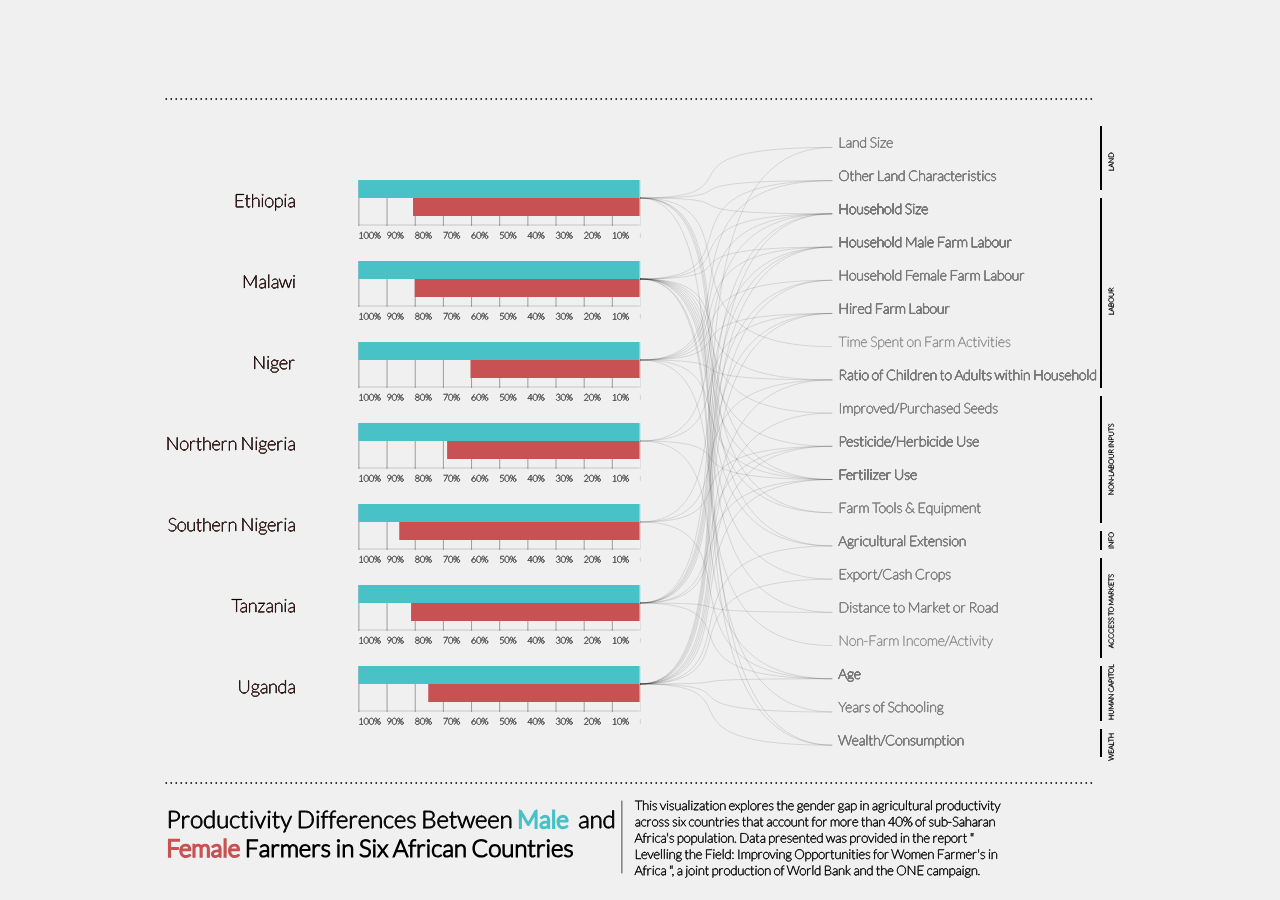
<file: FarmSankey/index.html>
<!DOCTYPE html>
<html>
  <head>
    <meta charset="UTF-8">
    <title>FarmSankey</title>
    <script src="libraries/p5.js" type="text/javascript"></script>

    <script src="libraries/p5.dom.js" type="text/javascript"></script>
    <script src="libraries/p5.sound.js" type="text/javascript"></script>

    <script src="sketch.js" type="text/javascript"></script>

    <style> body {padding: 0; margin: 0;} canvas {vertical-align: top;} </style>
  </head>
  <body>
    <!--<h1>Productivity Differences Between <b>Male</b> and <b>Female</b> Farmers in Six African Countries </h1>-->
  </body>
</html>
</file>
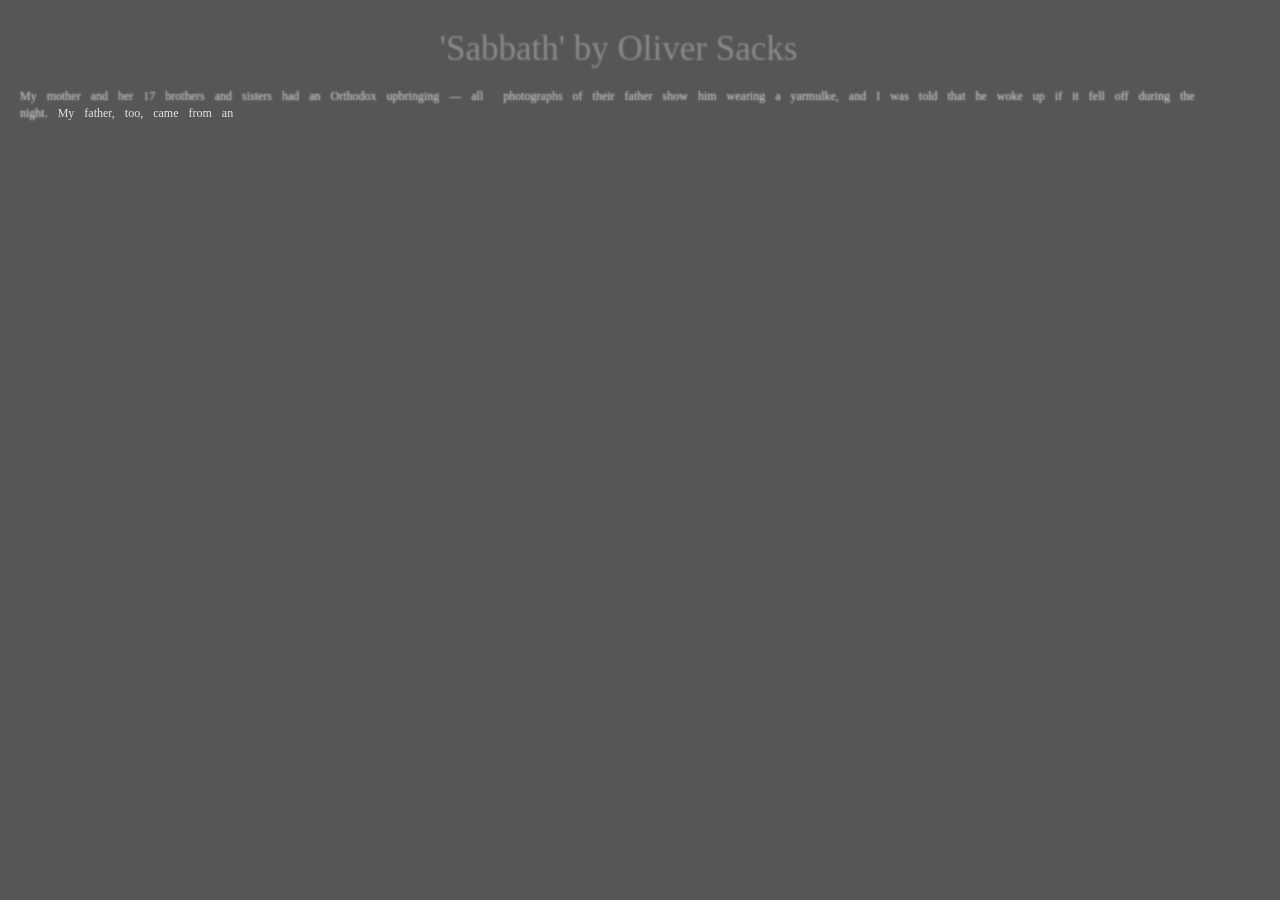
<file: OliverSacks/index.html>
<!DOCTYPE html>
<html>
  <head>
    <meta charset="UTF-8">
    <title>sackEXP2</title>
    <script src="libraries/p5.js" type="text/javascript"></script>

    <script src="libraries/p5.dom.js" type="text/javascript"></script>
    <script src="libraries/p5.sound.js" type="text/javascript"></script>

    <script src="sketch.js" type="text/javascript"></script>

    <style> body {padding: 0; margin: 0;} canvas {vertical-align: top;} </style>
  </head>
  <body>
  </body>
</html>
</file>
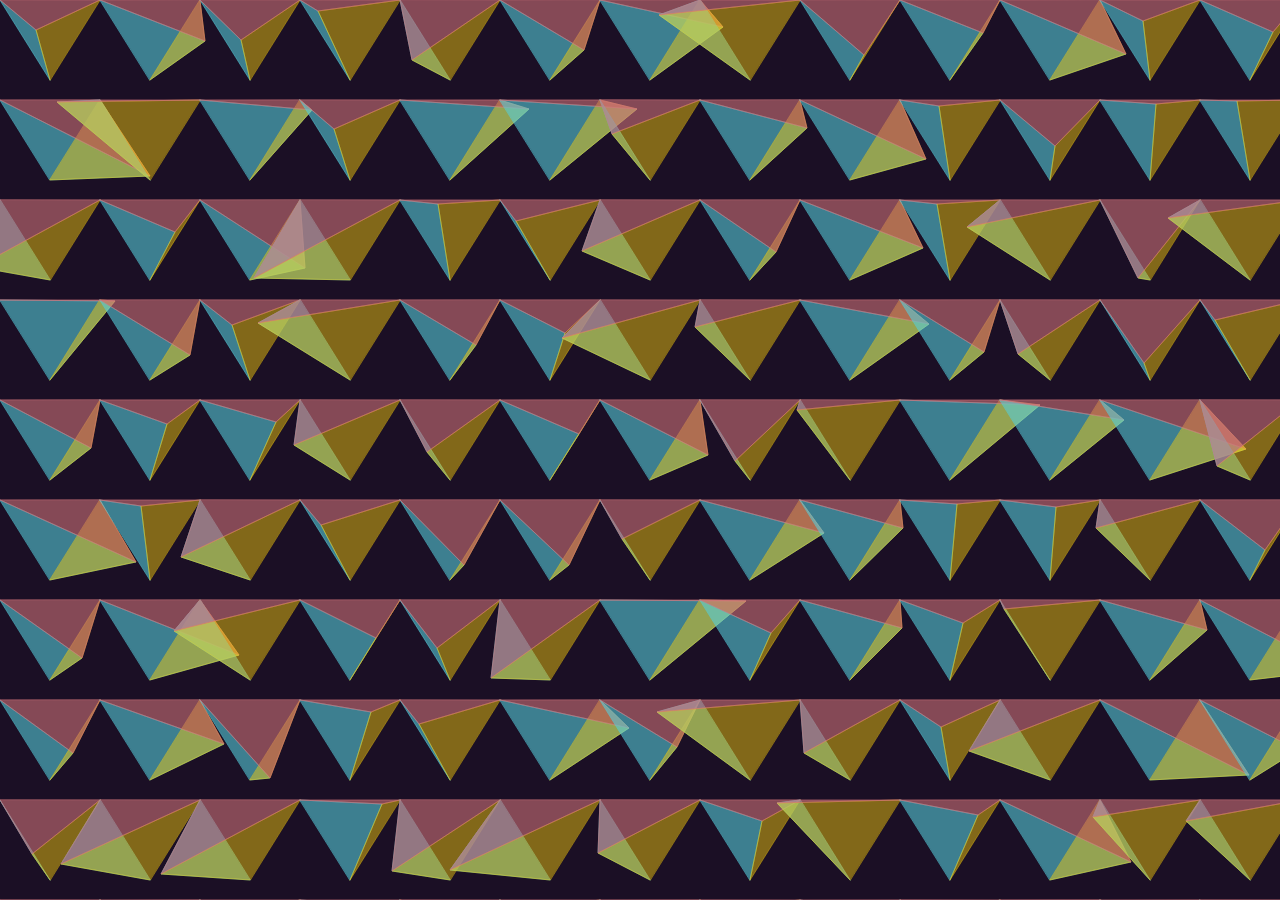
<file: play/index.html>
<!DOCTYPE html>
<html>
  <head>
    <meta charset="UTF-8">
    <title>play</title>
    <script src="libraries/p5.js" type="text/javascript"></script>

    <script src="libraries/p5.dom.js" type="text/javascript"></script>
    <script src="libraries/p5.sound.js" type="text/javascript"></script>

    <script src="sketch.js" type="text/javascript"></script>

    <style> body {padding: 0; margin: 0;} canvas {vertical-align: top;} </style>
  </head>
  <body>
  </body>
</html>
</file>
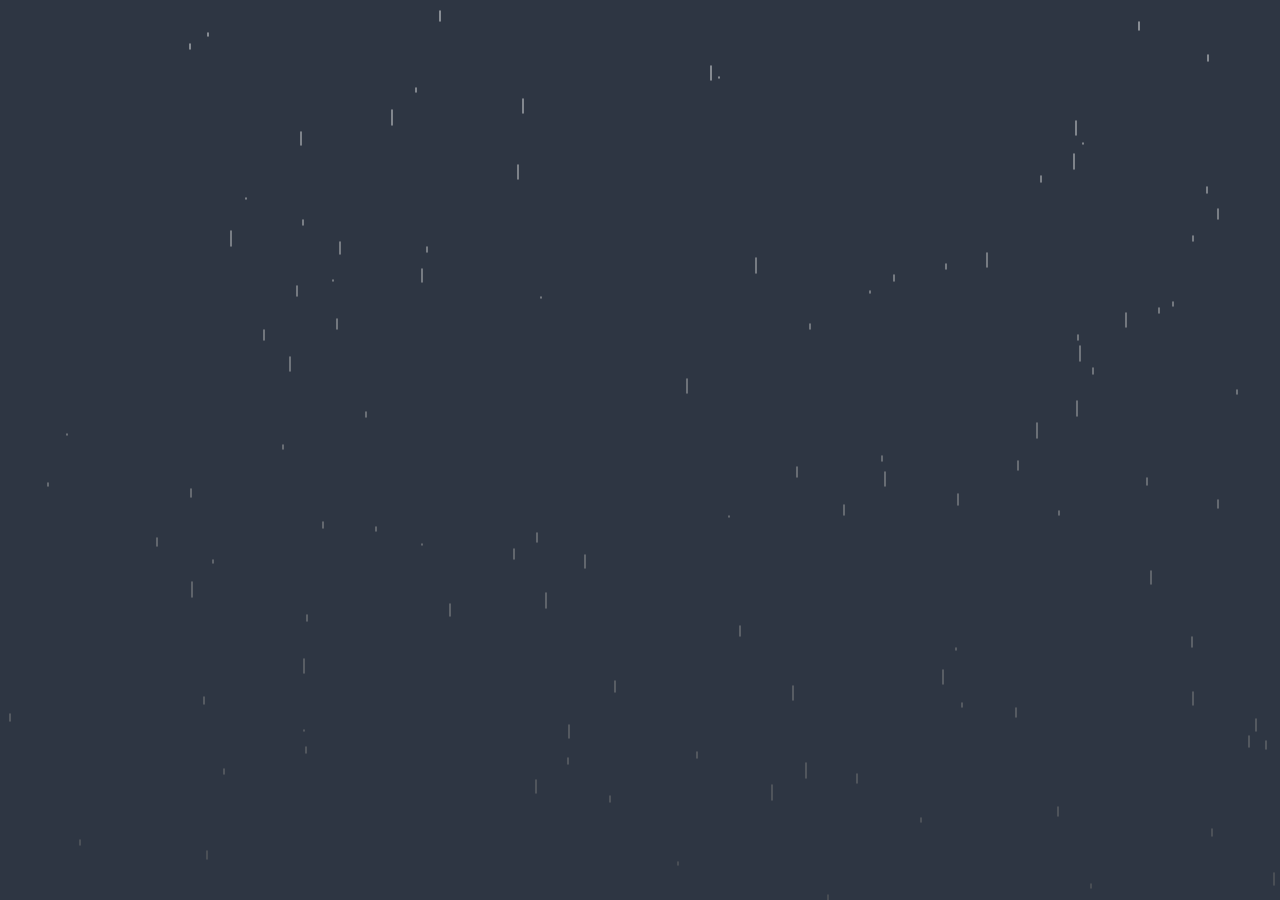
<file: rain/index.html>
<!DOCTYPE html>
<html>
  <head>
    <meta charset="UTF-8">
    <title>rain</title>
    <script src="libraries/p5.js" type="text/javascript"></script>

    <script src="libraries/p5.dom.js" type="text/javascript"></script>
    <script src="libraries/p5.sound.js" type="text/javascript"></script>

    <script src="sketch.js" type="text/javascript"></script>

    <style> body {padding: 0; margin: 0;} canvas {vertical-align: top;} </style>
  </head>
  <body>
  </body>
</html>
</file>
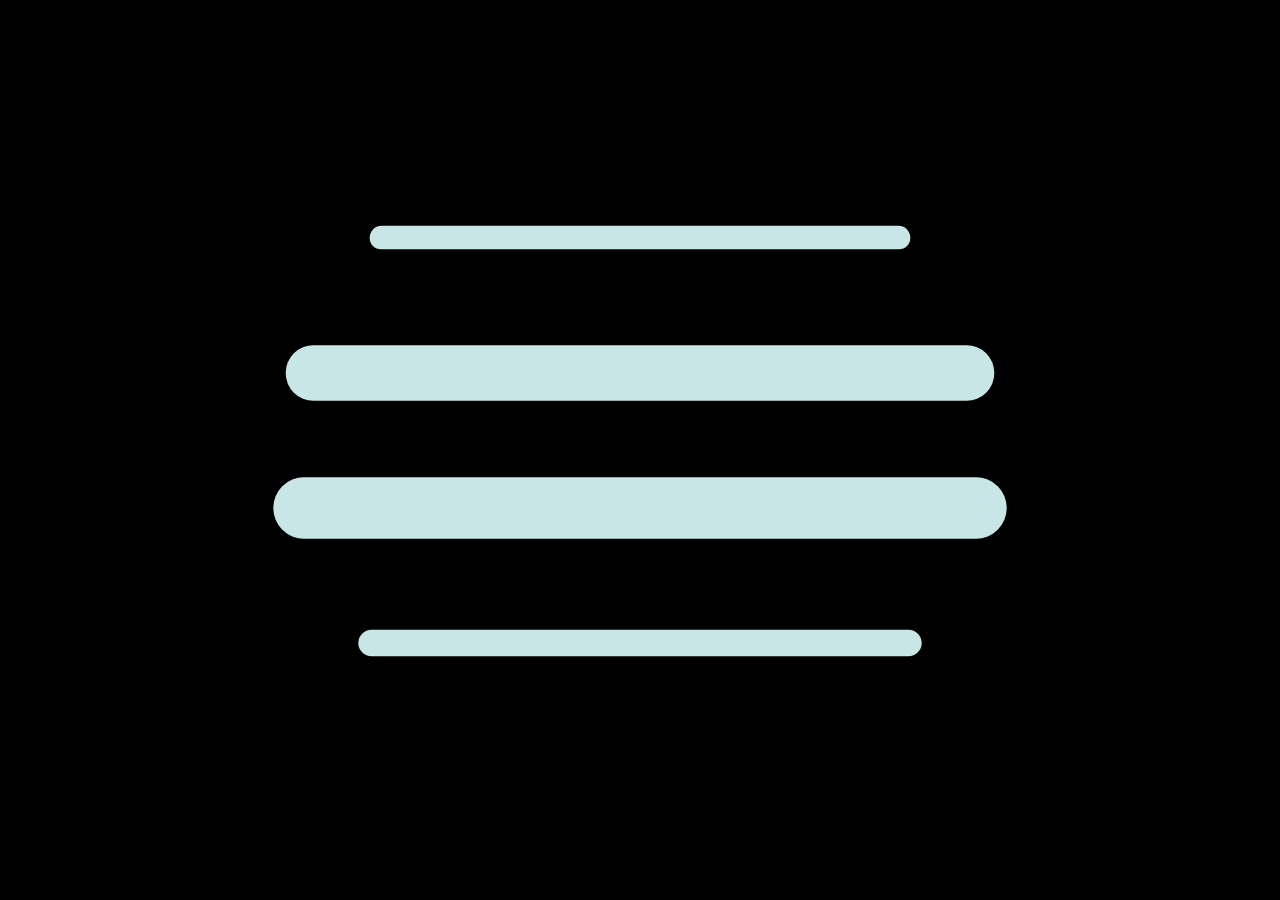
<file: shift/index.html>
<!DOCTYPE html>
<html>
  <head>
    <meta charset="UTF-8">
    <title>interaction</title>
    <script src="libraries/p5.js" type="text/javascript"></script>

    <script src="libraries/p5.dom.js" type="text/javascript"></script>
    <script src="libraries/p5.sound.js" type="text/javascript"></script>

    <script src="sketch.js" type="text/javascript"></script>

    <style> body {padding: 0; margin: 0;} canvas {vertical-align: top;} </style>
  </head>
  <body>
  </body>
</html>
</file>
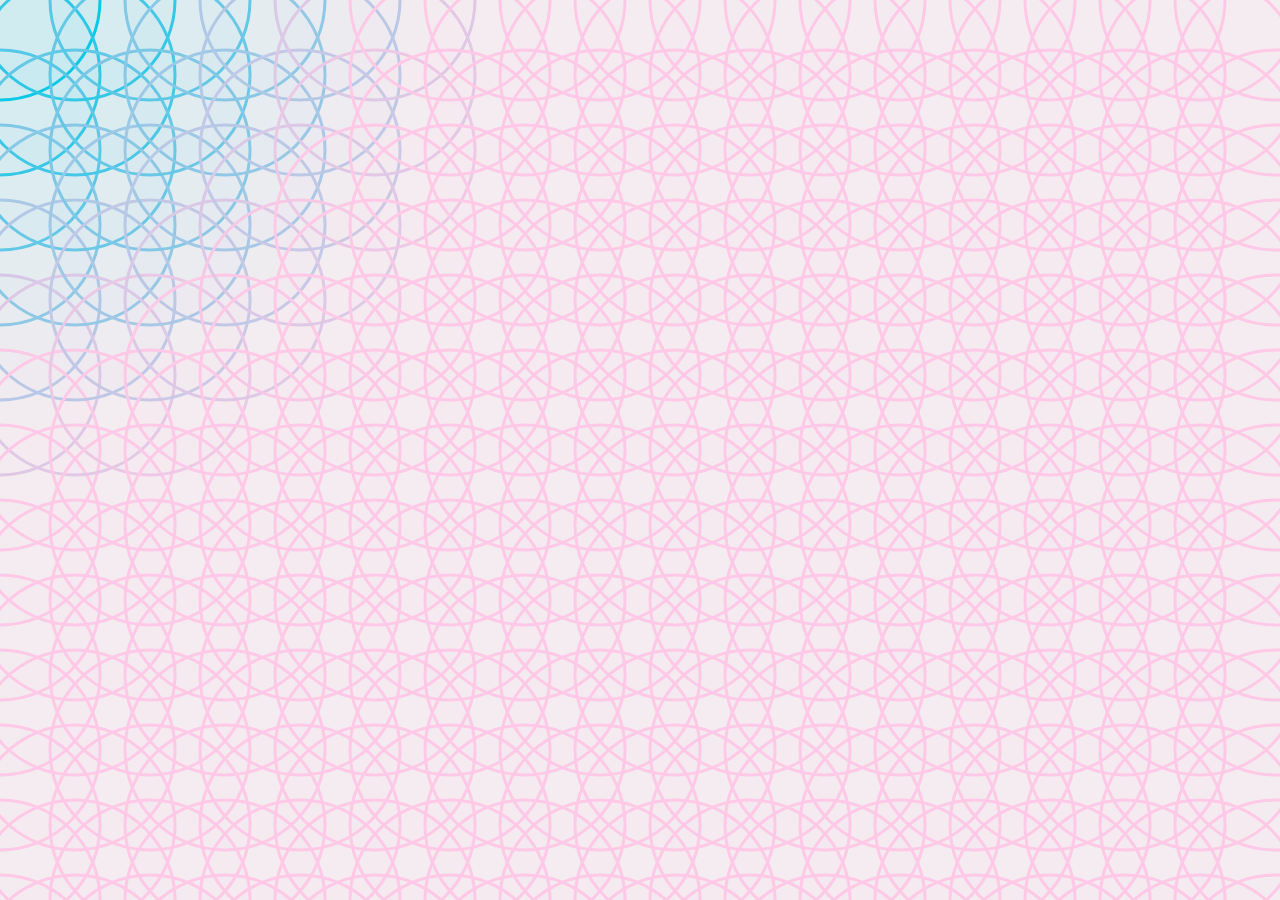
<file: touch/index.html>
<!DOCTYPE html>
<html>
  <head>
    <meta charset="UTF-8">
    <title>touch</title>
    <script src="libraries/p5.js" type="text/javascript"></script>

    <script src="libraries/p5.dom.js" type="text/javascript"></script>
    <script src="libraries/p5.sound.js" type="text/javascript"></script>

    <script src="sketch.js" type="text/javascript"></script>

    <style> body {padding: 0; margin: 0;} canvas {vertical-align: top;} </style>
  </head>
  <body>
  </body>
</html>
</file>
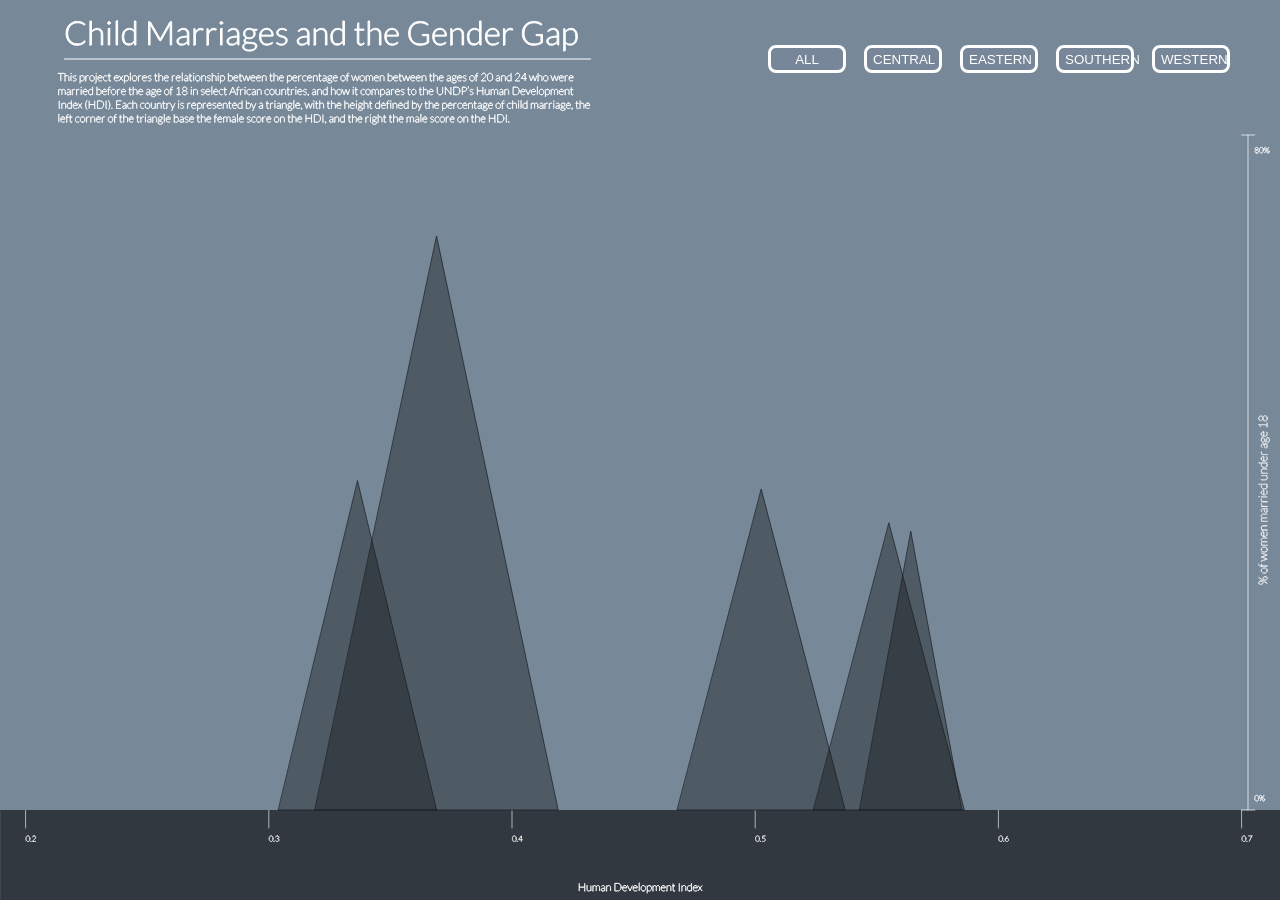
<file: UNDPgaps /index.html>
<!DOCTYPE html>
<html>

<head>
  <meta charset="UTF-8">
  <title>Gaps</title>
  <script src="libraries/p5.js" type="text/javascript"></script>

  <script src="libraries/p5.dom.js" type="text/javascript"></script>
  <script src="libraries/p5.sound.js" type="text/javascript"></script>

  <script src="//code.jquery.com/jquery-1.11.3.min.js"></script>
  <script src="sketch.js" type="text/javascript"></script>
  <link rel="stylesheet" type="text/css" href="style.css">

  <style>
    body {
      padding: 0;
      margin: 0;
    }
    
    canvas {
      vertical-align: top;
    }
  </style>
</head>

<body>

<!--<input type='button' onClick="jQuery(this).toggleClass('.mybutton:active')">-->
  <!--<button class="btn btn-success btn-outline"> CENTRAL</button>-->
</body>

</html>
</file>
<file: UNDPgaps /style.css>
.mybutton {
  background-color: rgba(119, 135, 153, 1);
  border: solid 3px rgba(255, 255, 255, 1);
  -webkit-border-radius: 8px;
  -moz-border-radius: 8px;
  border-radius: 8px;
  width: 78px;
  height: 28px;
  display: inline-block;
  -webkit-box-sizing: border-box;
  -moz-box-sizing: border-box;
  box-sizing: border-box;
  text-align: center;
  color: rgba(255, 255, 255, 1);
}

.mybutton:hover, .mybutton.active {
  background-color: rgba(255, 255, 255, 1);
  color: rgba(119, 135, 153, 1);
}
</file>
